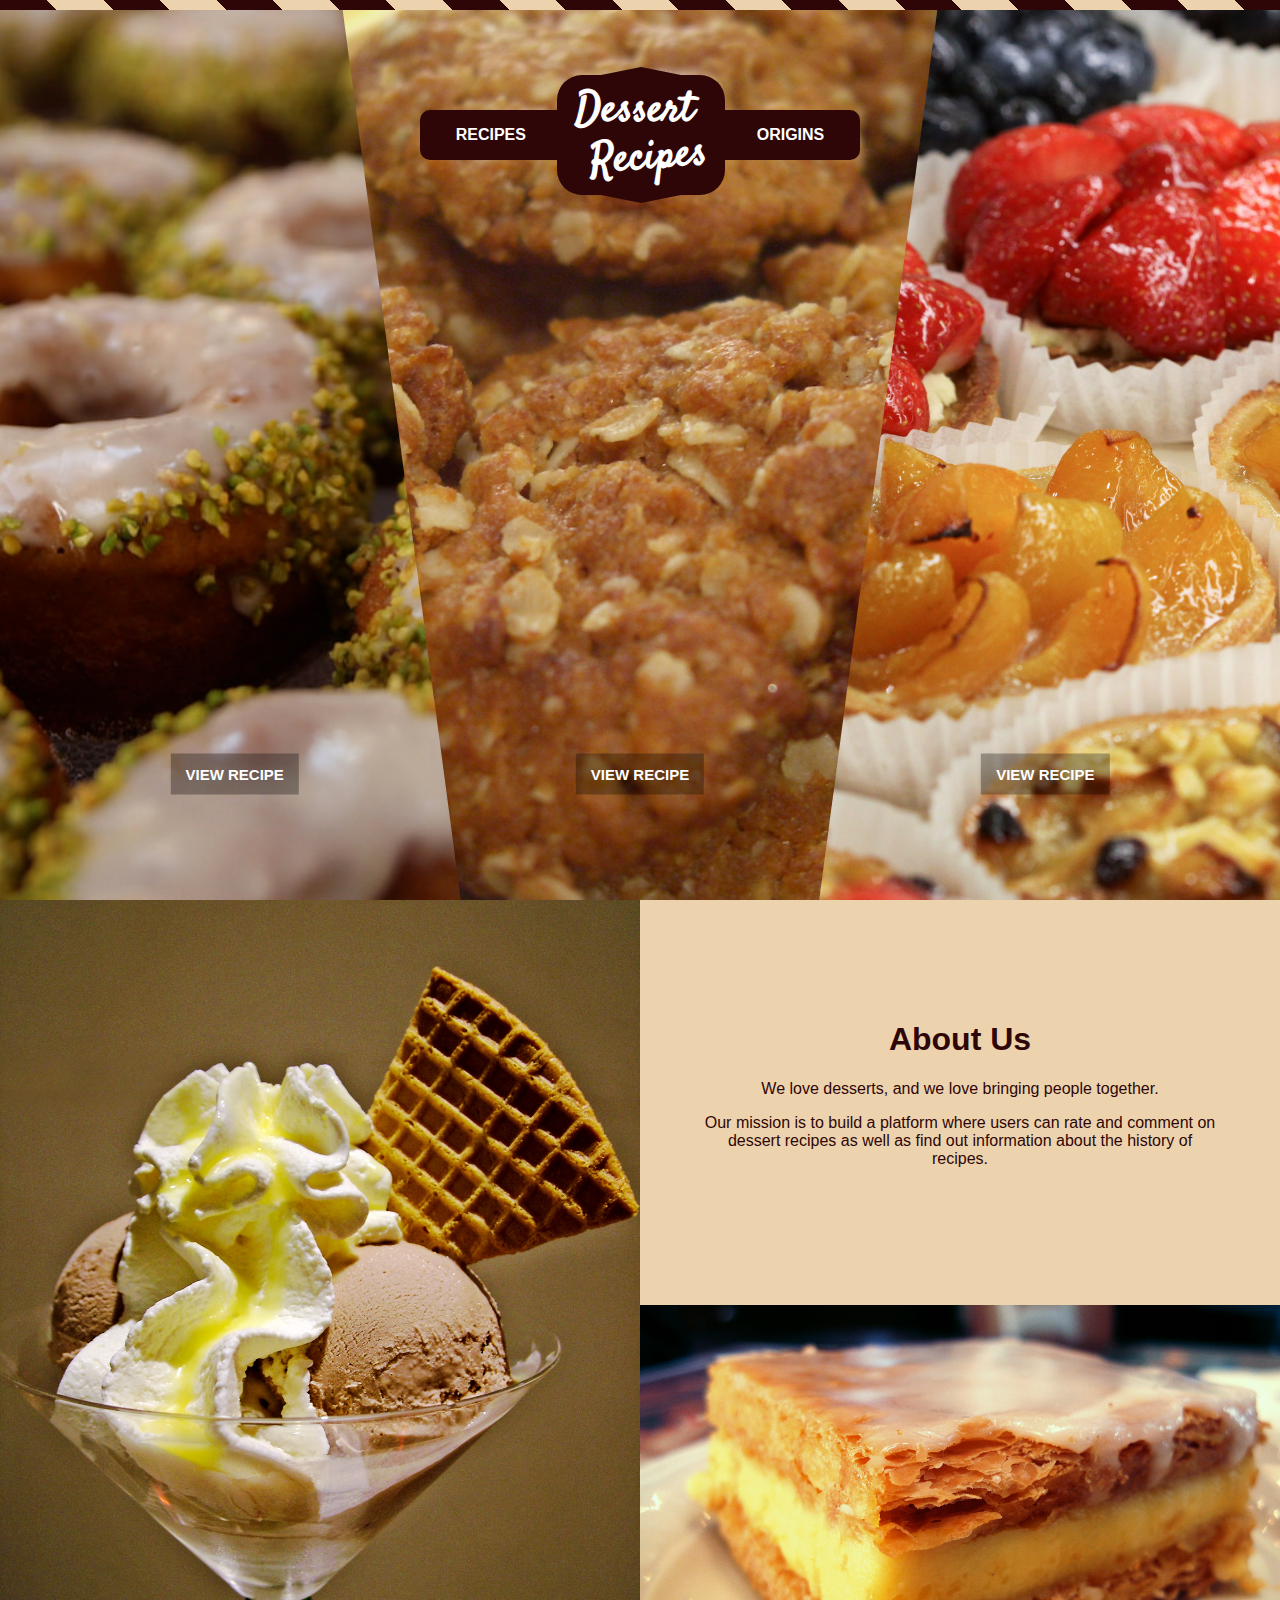
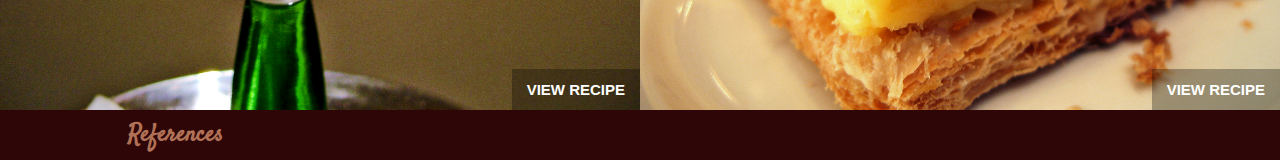
<file: index.html>
<!DOCTYPE html>
<html lang="en">
<head>
    <meta charset="UTF-8">
    <meta name="description" content="Dessert Recipes">
    <meta name="author" content="Anderson Lee">
    <meta name="viewport" content="width=device-width, initial-scale=1">
    <link rel="icon" type="image/png" sizes="16x16" href="favicon.ico">
    <title>Dessert Recipes</title>
    <link rel="stylesheet" href="style.css">
</head>
<body>
    <header>
        <nav>
            <a href="recipe.html">Recipes</a>
            <div class="vintage-label">
                <a href="index.html">Dessert 
                    <br>
                    <span>Recipes</span>
                </a>
            </div>
            <a href="origin.html">Origins</a>
        </nav>
    </header>
    <!-- Three-Panels -->
    <section class="panels">
        <div>  
            <img src="asset/lemon-pistachio.jpg" alt="lemon-pistachio.jpg">
            <a class="button-1">View Recipe</a>
        </div>
        <div>
            <img src="asset/anzac_biscuits.JPG" alt="anzac_biscuits.jpg">
            <a class="button-1" href="recipe.html">View Recipe</a>
        </div>
        <div>
            <img src="asset/delices-du-mail.jpg" alt="delices-du-mail.jpg">
            <a class="button-1">View Recipe</a>
        </div> 
    </section>
    <!-- About -->
    <section class="about">
        <div class="ice-cream">
            <img src="asset/ice_cream.jpg" alt="ice_cream.jpg">
            <a class="button-1">View Recipe</a>
        </div>
        <div class="copy">
            <h1>About Us</h1>
            <p>We love desserts, and we love bringing people together.</p>
            <p>Our mission is to build a platform where users can rate and comment on dessert recipes as well as find out information about the history of recipes.</p>
        </div>
        <div class="millefeuille">
            <img src="asset/millefeuille.jpg" alt="millefeuille.jpg">
            <a class="button-1">View Recipe</a>
        </div>
    </section>
    <!-- Footer -->
    <footer>
        <div class="container">
            <a href="references.html">References</a>
        </div>
    </footer>
</body>
</html>
</file>
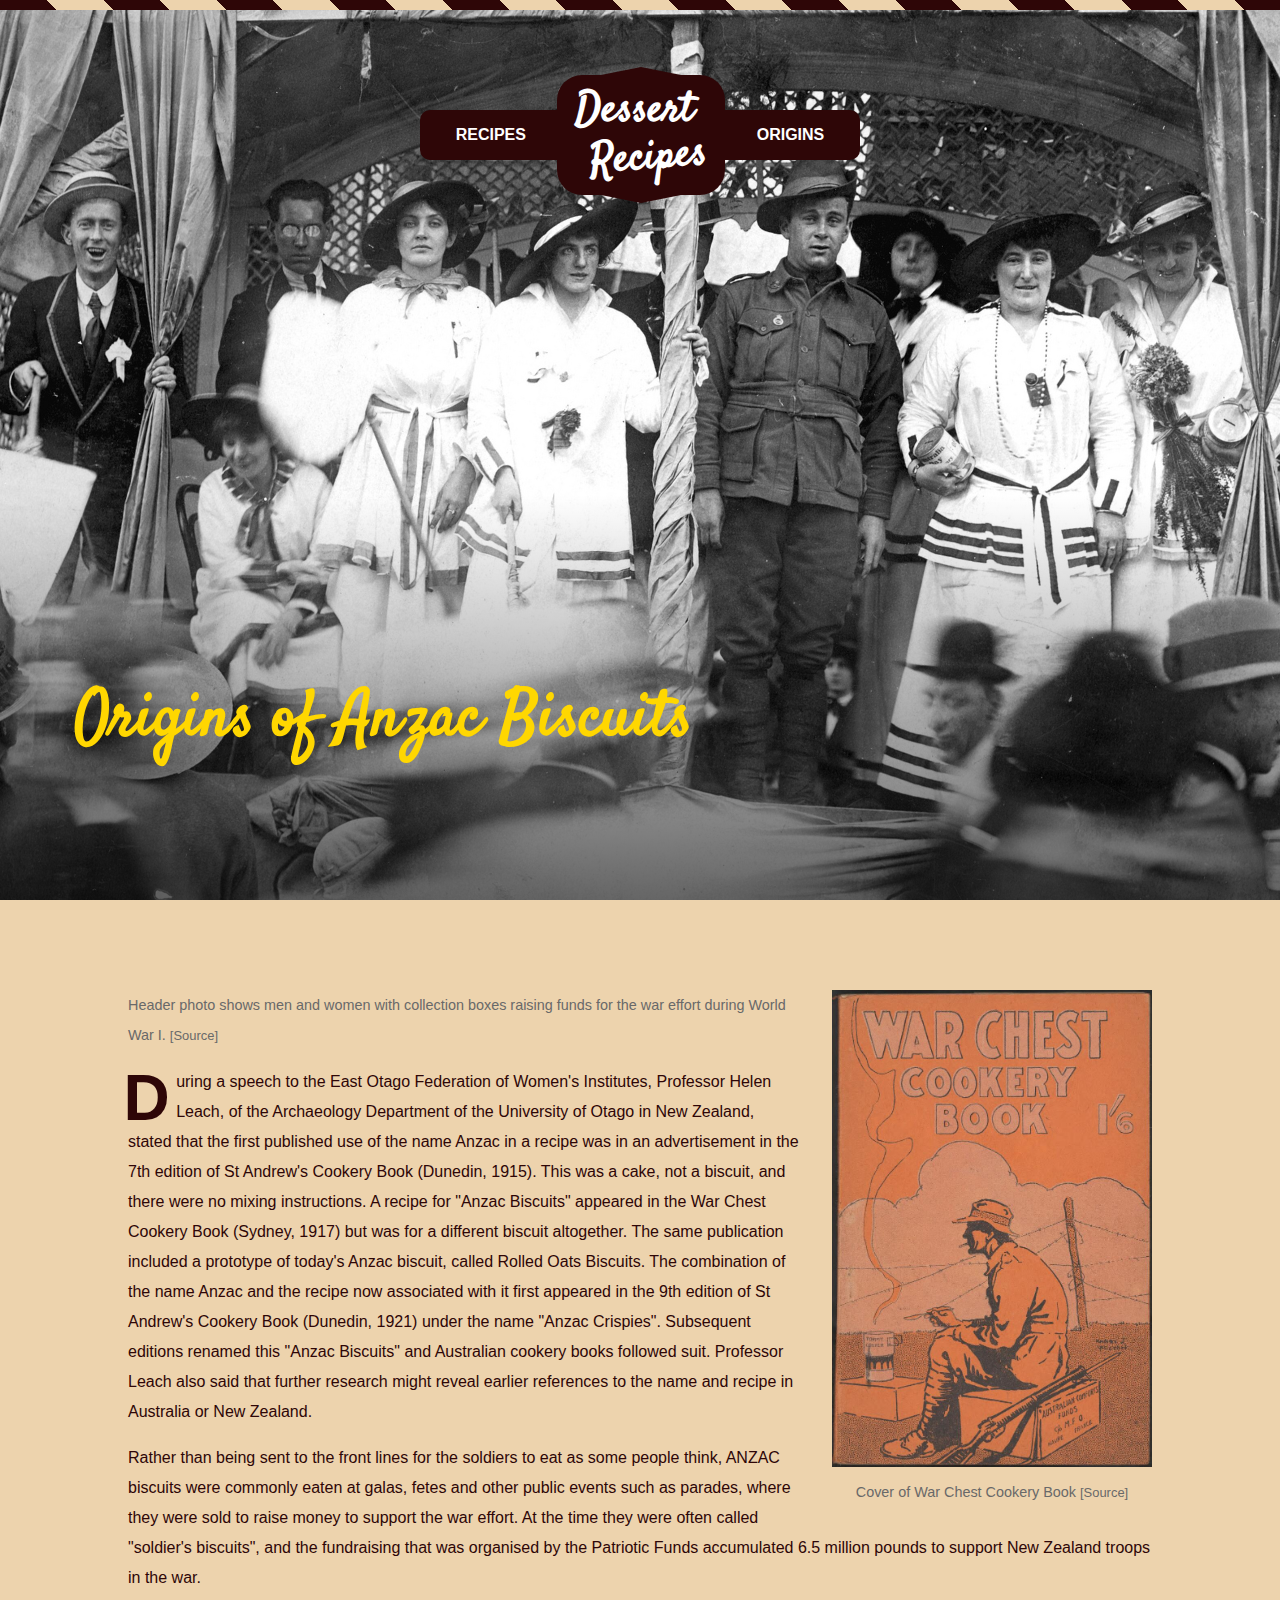
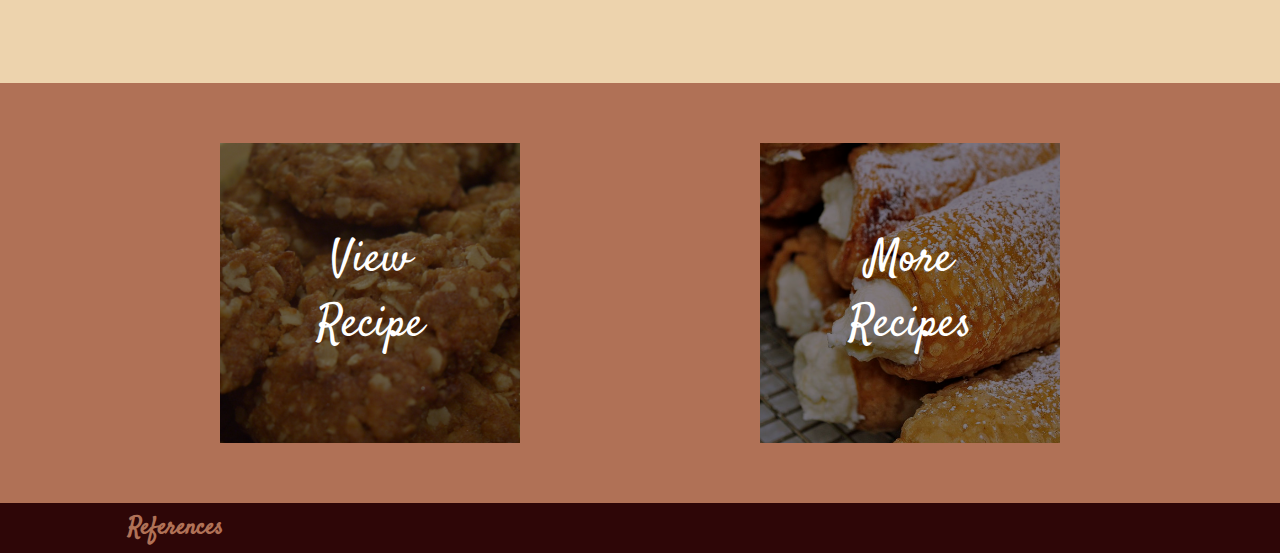
<file: origin.html>
<!DOCTYPE html>
<html lang="en">
<head>
    <meta charset="UTF-8">
    <meta name="description" content="Dessert Recipes">
    <meta name="author" content="Anderson Lee">
    <meta name="viewport" content="width=device-width, initial-scale=1">
    <link rel="icon" type="image/png" sizes="16x16" href="favicon.ico">
    <title>Dessert Recipes</title>
    <link rel="stylesheet" href="style.css">
</head>
<body>
    <header>
        <nav>
            <a href="recipe.html">Recipes</a>
            <div class="vintage-label">
                <a href="index.html">Dessert 
                    <br>
                    <span>Recipes</span>
                </a>
            </div>
            <a href="origin.html">Origins</a>
        </nav>
    </header>
    <!-- Showcase -->
    <section class="showcase">
        <figure>
            <img src="asset/fundraise.jpg" alt="fundraise.jpg" class="skew">
            <h1>Origins of Anzac Biscuits</h1>
        </figure>
    </section>
    <!-- Origins -->
    <section class="origins">
        <figure class="right">
            <img src="asset/war-chest-cookery-book-cover.jpg" alt="war-chest-cookery-book-cover.jpg">
            <figcaption>Cover of War Chest Cookery Book <a href="https://nla.gov.au/nla.obj-37545603">[Source]</a></figcaption>
        </figure>
        <figure>
            <figcaption>Header photo shows men and women with collection boxes raising funds for the war effort during World War I. <a href="https://flic.kr/p/fMxU4p">[Source]</a></figcaption>
        </figure>
        <p>During a speech to the East Otago Federation of Women's Institutes, Professor Helen Leach, of the Archaeology Department of the University of Otago in New Zealand, stated that the first published use of the name Anzac in a recipe was in an advertisement in the 7th edition of St Andrew's Cookery Book (Dunedin, 1915). This was a cake, not a biscuit, and there were no mixing instructions. A recipe for "Anzac Biscuits" appeared in the War Chest Cookery Book (Sydney, 1917) but was for a different biscuit altogether. The same publication included a prototype of today's Anzac biscuit, called Rolled Oats Biscuits. The combination of the name Anzac and the recipe now associated with it first appeared in the 9th edition of St Andrew's Cookery Book (Dunedin, 1921) under the name "Anzac Crispies". Subsequent editions renamed this "Anzac Biscuits" and Australian cookery books followed suit. Professor Leach also said that further research might reveal earlier references to the name and recipe in Australia or New Zealand.</p>
        <p>Rather than being sent to the front lines for the soldiers to eat as some people think, ANZAC biscuits were commonly eaten at galas, fetes and other public events such as parades, where they were sold to raise money to support the war effort. At the time they were often called "soldier's biscuits", and the fundraising that was organised by the Patriotic Funds accumulated 6.5 million pounds to support New Zealand troops in the war.</p>
    </section>
    <!-- Related Links -->
    <section class="related">
        <div class="container">
            <a href="recipe.html">
                <img src="asset/anzac_biscuits.JPG" alt="anzac_biscuits.jpg">
                <span>View Recipe</span>
            </a>
            <a>
                <img src="asset/cannoli.jpg" alt="cannoli.jpg">
                <span>More Recipes</span>
            </a>
        </div>
    </section>
    <!-- Footer -->
    <footer>
        <div class="container">
            <a href="references.html">References</a>
        </div>
    </footer>
</body>
</html>
</file>
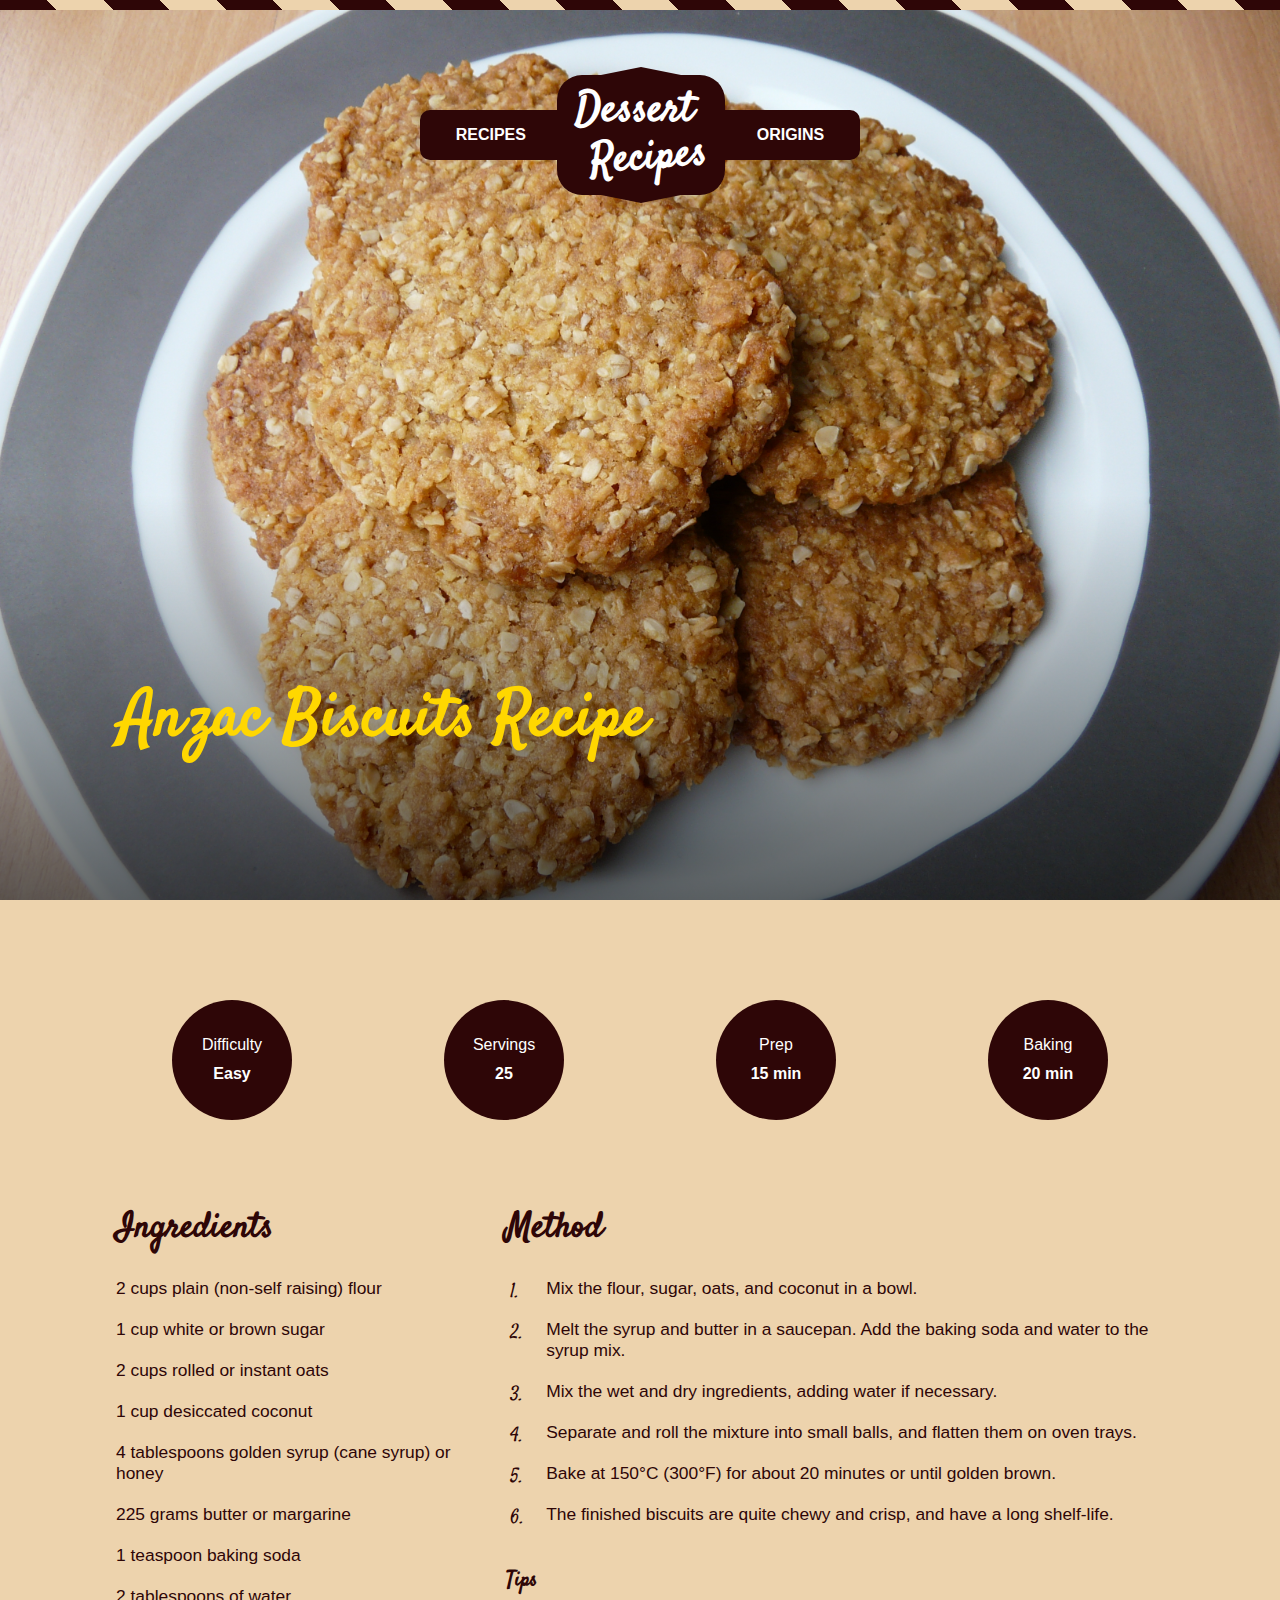
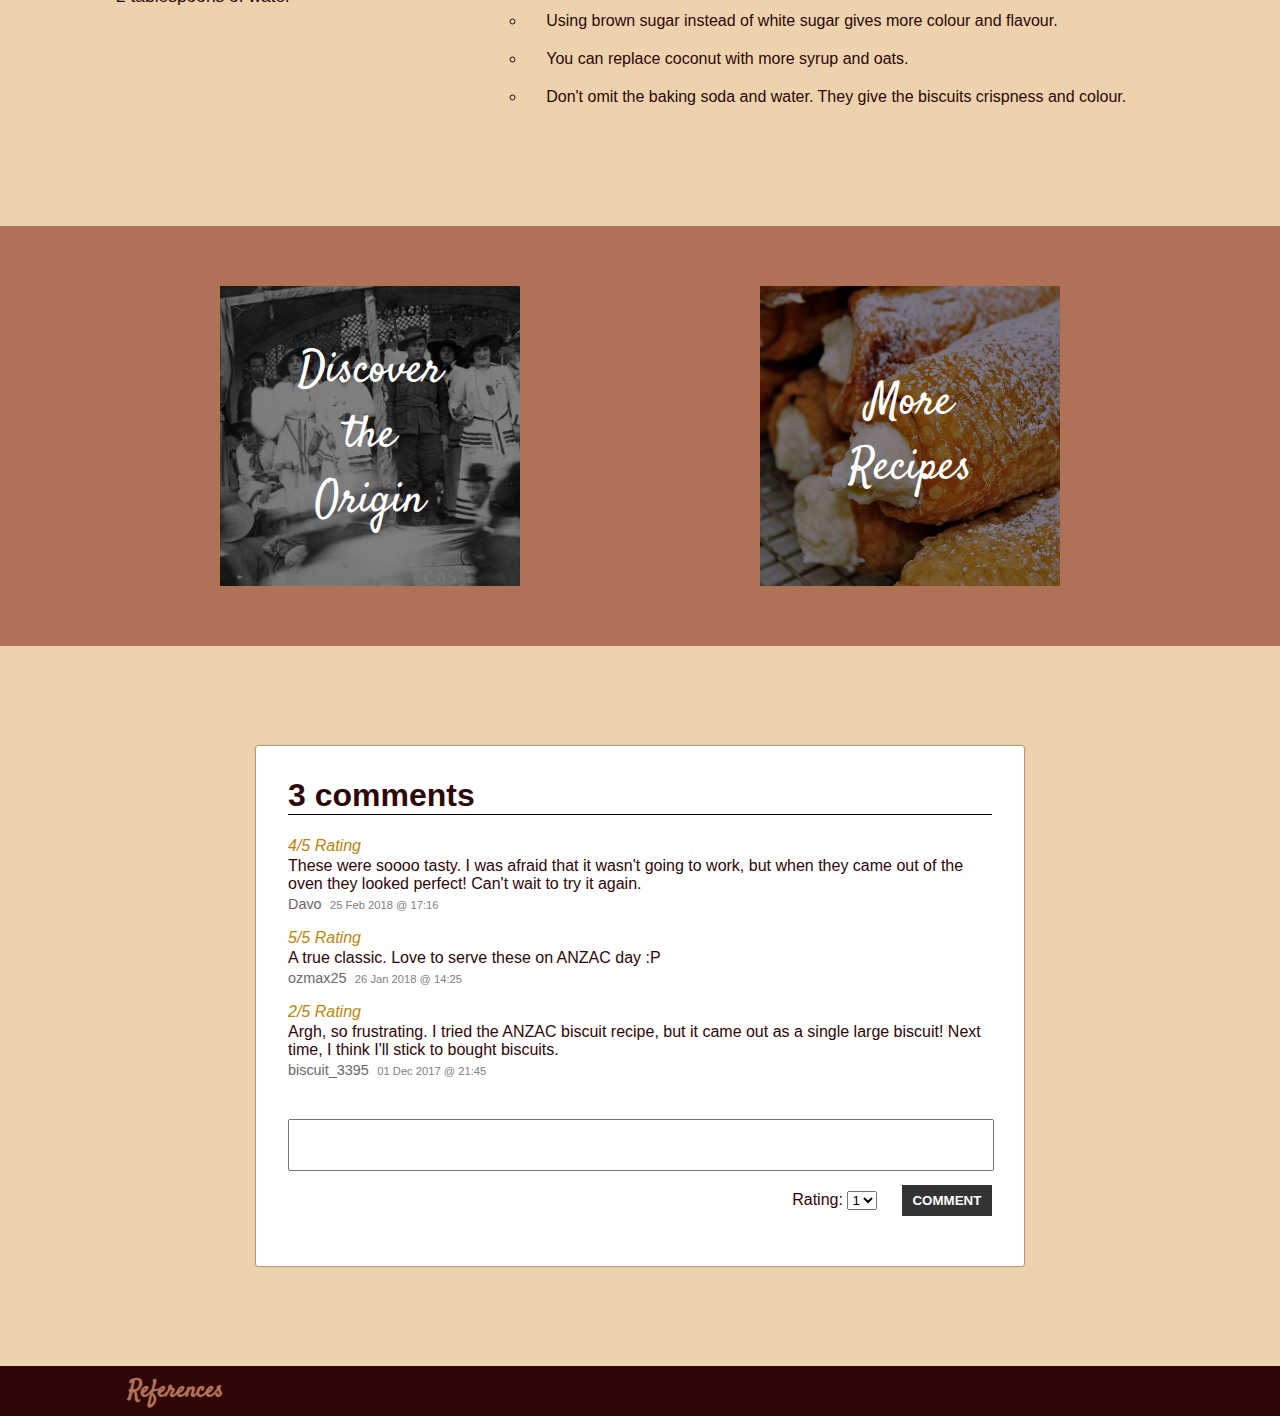
<file: recipe.html>
<!DOCTYPE html>
<html lang="en">
<head>
    <meta charset="UTF-8">
    <meta name="description" content="Dessert Recipes">
    <meta name="author" content="Anderson Lee">
    <meta name="viewport" content="width=device-width, initial-scale=1">
    <link rel="icon" type="image/png" sizes="16x16" href="favicon.ico">
    <title>Dessert Recipes</title>
    <link rel="stylesheet" href="style.css">
</head>
<body>
    <header>
        <nav>
            <a href="recipe.html">Recipes</a>
            <div class="vintage-label">
                <a href="index.html">Dessert 
                    <br>
                    <span>Recipes</span>
                </a>
            </div>
            <a href="origin.html">Origins</a>
        </nav>
    </header>
    <!-- Showcase -->
    <section class="showcase">
        <figure>
            <img src="asset/anzac_plate.jpg" alt="anzac_plate.jpg">
            <h1>Anzac Biscuits Recipe</h1>
        </figure>
    </section>
    <!-- Thumbnail -->
    <section class="thumbnail">
        <div>
            <span>Difficulty</span> 
            <strong>Easy</strong>
        </div>
        <div>
            <span>Servings</span>
            <strong>25</strong>
        </div>
        <div>
            <span>Prep</span>
            <strong>15 min</strong>
        </div>
        <div>
            <span>Baking</span>
            <strong>20 min</strong>
        </div>
    </section>
    <!-- Recipe -->
    <section class="recipe">
        <div class="ingredients">
            <h1>Ingredients</h1>
            <ul>
                <li>2 cups plain (non-self raising) flour</li>
                <li>1 cup white or brown sugar</li>
                <li>2 cups rolled or instant oats</li>
                <li>1 cup desiccated coconut</li>
                <li>4 tablespoons golden syrup (cane syrup) or honey</li>
                <li>225 grams butter or margarine</li>
                <li>1 teaspoon baking soda</li>
                <li>2 tablespoons of water</li>
            </ul>
        </div>
        <div class="method">
            <h1>Method</h1>
            <ol>
                <li>Mix the flour, sugar, oats, and coconut in a bowl.</li>
                <li>Melt the syrup and butter in a saucepan. Add the baking soda and water to the syrup mix.</li>
                <li>Mix the wet and dry ingredients, adding water if necessary.</li>
                <li>Separate and roll the mixture into small balls, and flatten them on oven trays.</li>
                <li>Bake at 150°C (300°F) for about 20 minutes or until golden brown.</li>
                <li>The finished biscuits are quite chewy and crisp, and have a long shelf-life.</li>
            </ol>
            <div class="tips">
                <h2>Tips</h2>
                <ul>
                    <li>Using brown sugar instead of white sugar gives more colour and flavour.</li>
                    <li>You can replace coconut with more syrup and oats.</li>
                    <li>Don't omit the baking soda and water. They give the biscuits crispness and colour.</li>
                </ul>
            </div>
        </div>
    </section>
    <!-- Related Links -->
    <section class="related">
        <div class="container">
            <a href="origin.html">
                <img src="asset/fundraise.jpg" alt="fundraise.jpg">
                <span>Discover the Origin</span>
            </a>
            <a>
                <img src="asset/cannoli.jpg" alt="cannoli.jpg">
                <span>More Recipes</span>
            </a>
        </div>
    </section>
    <!-- Comments -->
    <section class="comments">
        <div class="container">
            <h1>3 comments</h1>
            <ul class="comment-list">
                <li>
                    <em>4/5 Rating</em>        
                    <p>These were soooo tasty. I was afraid that it wasn't going to work, but when they came out of the oven they looked perfect! Can't wait to try it again.</p>
                    <span>Davo</span>
                    <small>25 Feb 2018 @ 17:16</small>
                </li>
                <li>
                    <em>5/5 Rating</em>
                    <p>A true classic. Love to serve these on ANZAC day :P</p>
                    <span>ozmax25</span>
                    <small>26 Jan 2018 @ 14:25</small>
                </li>
                <li>
                    <em>2/5 Rating</em>
                    <p>Argh, so frustrating. I tried the ANZAC biscuit recipe, but it came out as a single large biscuit! Next time, I think I'll stick to bought biscuits.</p>
                    <span>biscuit_3395</span>
                    <small>01 Dec 2017 @ 21:45</small>
                </li>
            </ul>
            <form>
                <textarea></textarea>
                <label>Rating:</label>
                <select>
                    <option>1</option>
                    <option>2</option>
                    <option>3</option>
                    <option>4</option>
                    <option>5</option>
                </select>
                <input type="submit" value="Comment">
            </form>
        </div>
    </section>
    <!-- Footer -->
    <footer>
        <div class="container">
            <a href="references.html">References</a>
        </div>
    </footer>
</body>
</html>
</file>
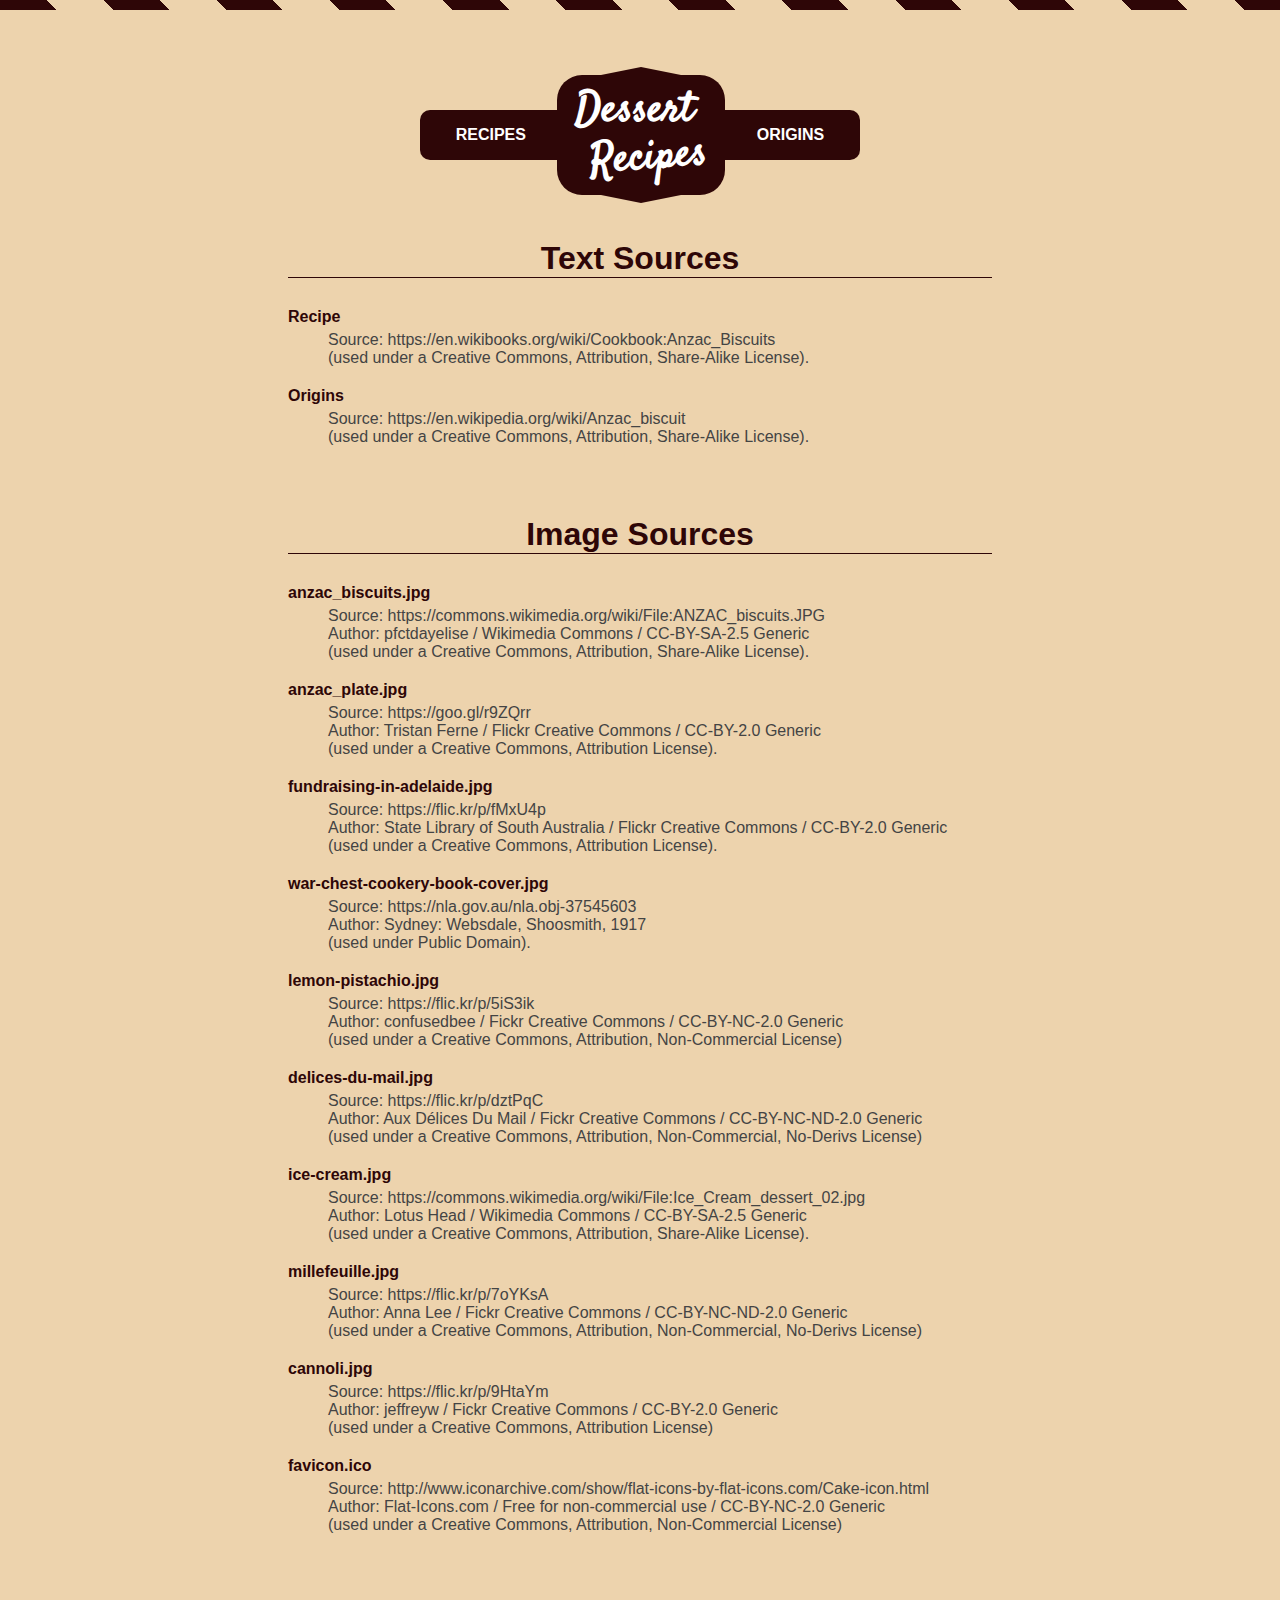
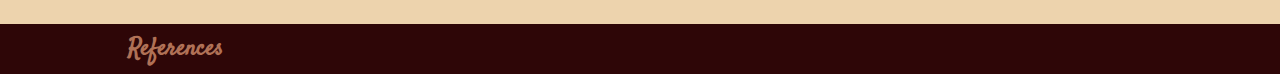
<file: references.html>
<!DOCTYPE html>
<html lang="en">
<head>
    <meta charset="UTF-8">
    <meta name="description" content="Dessert Recipes">
    <meta name="author" content="Anderson Lee">
    <meta name="viewport" content="width=device-width, initial-scale=1">
    <link rel="icon" type="image/png" sizes="16x16" href="favicon.ico">
    <title>Dessert Recipes</title>
    <link rel="stylesheet" href="style.css">
</head>
<body>
    <header>
        <nav>
            <a href="recipe.html">Recipes</a>
            <div class="vintage-label">
                <a href="index.html">Dessert 
                    <br>
                    <span>Recipes</span>
                </a>
            </div>
            <a href="origin.html">Origins</a>
        </nav>
    </header>
    <!--References-->
    <section class="references">
        <h1>Text Sources</h1>
        <dl>
            <dt>Recipe</dt>
            <dd>
                <span>
                    Source: https://en.wikibooks.org/wiki/Cookbook:Anzac_Biscuits 
                </span>
                <span>
                    (used under a Creative Commons, Attribution, Share-Alike License).
                </span>
                
            </dd>
            <dt>Origins</dt>
            <dd>
                <span>
                    Source: https://en.wikipedia.org/wiki/Anzac_biscuit
                </span>
                <span>
                    (used under a Creative Commons, Attribution, Share-Alike License).
                </span>
            </dd>
        </dl>
        <h1>Image Sources</h1>
        <dl>
            <dt>anzac_biscuits.jpg</dt>
            <dd>
                <span>
                    Source: https://commons.wikimedia.org/wiki/File:ANZAC_biscuits.JPG
                </span>
                <span>
                    Author: pfctdayelise / Wikimedia Commons / CC-BY-SA-2.5 Generic
                </span>
                <span>
                    (used under a Creative Commons, Attribution, Share-Alike License).
                </span>
            </dd>
            <dt>anzac_plate.jpg</dt>
            <dd>
                <span>
                    Source: https://goo.gl/r9ZQrr 
                </span>
                <spans>
                    Author: Tristan Ferne / Flickr Creative Commons / CC-BY-2.0 Generic
                </spans>
                <span>
                    (used under a Creative Commons, Attribution License).
                </span>
            </dd>
            <dt>fundraising-in-adelaide.jpg</dt>
            <dd>
                <span>
                    Source: https://flic.kr/p/fMxU4p
                </span>
                <span>
                    Author: State Library of South Australia / Flickr Creative Commons / CC-BY-2.0 Generic
                </span>
                <span>
                    (used under a Creative Commons, Attribution License).
                </span>
            </dd>
            <dt>war-chest-cookery-book-cover.jpg</dt>
            <dd>
                <span>
                    Source: https://nla.gov.au/nla.obj-37545603
                </span>
                <span>
                    Author: Sydney: Websdale, Shoosmith, 1917 
                </span>
                <span>
                    (used under Public Domain).
                </span>
            </dd>
            <dt>lemon-pistachio.jpg</dt>
            <dd>
                <span>
                    Source: https://flic.kr/p/5iS3ik
                </span>
                <span>
                    Author: confusedbee / Fickr Creative Commons / CC-BY-NC-2.0 Generic
                </span>
                <span>
                    (used under a Creative Commons, Attribution, Non-Commercial License)
                </span>
            </dd>
            <dt>delices-du-mail.jpg</dt>
            <dd>
                <span>
                    Source: https://flic.kr/p/dztPqC
                </span>
                <span>
                    Author: Aux Délices Du Mail / Fickr Creative Commons / CC-BY-NC-ND-2.0 Generic
                </span>
                <span>
                    (used under a Creative Commons, Attribution, Non-Commercial, No-Derivs License)
                </span>
            </dd>
            <dt>ice-cream.jpg</dt>
            <dd>
                <span>
                    Source: https://commons.wikimedia.org/wiki/File:Ice_Cream_dessert_02.jpg
                </span>
                <span>
                    Author: Lotus Head / Wikimedia Commons / CC-BY-SA-2.5 Generic
                </span>
                <span>
                    (used under a Creative Commons, Attribution, Share-Alike License).
                </span>
            </dd>
            <dt>millefeuille.jpg</dt>
            <dd>
                <span>
                    Source: https://flic.kr/p/7oYKsA
                </span>
                <span>
                    Author: Anna Lee / Fickr Creative Commons / CC-BY-NC-ND-2.0 Generic
                </span>
                <span>
                    (used under a Creative Commons, Attribution, Non-Commercial, No-Derivs License)
                </span>
            </dd>
            <dt>cannoli.jpg</dt>
            <dd>
                <span>
                    Source: https://flic.kr/p/9HtaYm
                </span>
                <span>
                    Author: jeffreyw / Fickr Creative Commons / CC-BY-2.0 Generic
                </span>
                <span>
                    (used under a Creative Commons, Attribution License)
                </span>
            </dd>
            <dt>favicon.ico</dt>
            <dd>
                <span>
                    Source: http://www.iconarchive.com/show/flat-icons-by-flat-icons.com/Cake-icon.html
                </span>
                <span>
                    Author: Flat-Icons.com / Free for non-commercial use / CC-BY-NC-2.0 Generic
                </span>
                <span>
                    (used under a Creative Commons, Attribution, Non-Commercial License)
                </span>
            </dd>
        </dl>
    </section>
    <!-- Footer -->
    <footer>
        <div class="container">
            <a href="references.html">References</a>
        </div>
    </footer>
</body>
</html>
</file>
<file: style.css>
/*
* 2018 Anderson Lee
* DXB203 Assignment 1
*/

/* Global */
@font-face {
    font-family: Satisfy;
    src: url(asset/font/Satisfy-Regular.ttf);
}
:root {
    --highlight: gold;
    --accent: #b07156;
    --dark: #2e0607;
    --bg: #edd3ad;
}
body {
    margin: 0;
    padding: 0;
    font-family: Arial, Helvetica, sans-serif;
    font-size: 16px;
    background-color: var(--bg);
    color: var(--dark);
    counter-reset: instruction;
}
a {
    text-decoration: none;
    color: var(--dark);
    cursor: pointer;
}
ul,
ol {
    list-style-type: none;
}
.button-1{
    background-color: rgba(0,0,0,.3);
    color: white;
    padding: .8em 1em;
    border: 0;
    font-size: 15px;
    font-weight: 700;
    text-transform: uppercase;
    transition: background-color .2s ease-in-out;
    z-index: 2;
}
.button-1:hover{
    background-color: rgba(0,0,0,.5);
}

/* Header */
/* stripe */
header:before {
    content: "";
    position: absolute;
    top: 0;
    width: 100%;
    height: 10px;
    background: repeating-linear-gradient(
        45deg,
        var(--dark),
        var(--dark) 40px,
        var(--bg) 40px,
        var(--bg) 80px );
    z-index: 5;
}
header nav {
    position: absolute;
    top: 15%;
    left: 50%;
    transform: translate(-50%, -50%);
    display: flex;
    justify-content: space-around;
    align-items: center;
    width: 400px;
    height: 50px;
    background-color: var(--dark);
    border-radius: 10px;
    padding: 0 20px;
    z-index: 5;
}
header .vintage-label {
    display: inline-flex;
    position: relative;
    width: 168px;
    height: 120px;
    justify-content: center;
    align-items: center;
    background-color: var(--dark);
    border-radius: 25px;
}
header .vintage-label:before {
    content: "";
    position: absolute;
    top: 100%;
    left: 50%;
    width: 0;
    height: 0;
    transform: translateX(-50%);
    border-left: 40px solid transparent;
    border-right: 40px solid transparent;
    border-top: 8px solid var(--dark);
}
header .vintage-label:after {
    content: "";
    position: absolute;
    bottom: 100%;
    left: 50%;
    width: 0;
    height: 0;
    transform: translateX(-50%);
    border-left: 40px solid transparent;
    border-right: 40px solid transparent;
    border-bottom: 8px solid var(--dark);
}
header .vintage-label a {
    font-family: Satisfy, cursive;
    font-size: 42px;
    font-weight: 700;
    color: white;
    line-height: 48px;
    margin: 0;
}
header .vintage-label span {
    display: block;
    transform: rotate(-5deg);
    text-indent: 15px;
}
header nav > a {
    color: white;
    text-transform: uppercase;
    font-weight: 700;
}
header nav a:hover {
    color: var(--bg);
}

/* Panels */
.panels {
    display: grid;
    grid-template-columns: repeat(3, 1fr);
    overflow: hidden;
    height: 100vh;
}
.panels div img {
    width: 100%; height: 100%;
    object-fit: cover;
}
.panels div:nth-of-type(2) {
    clip-path: polygon(0 0, 100% 0, 80% 100%, 20% 100%);
    margin-left: -20%;
    margin-right: -20%;
    z-index: 1;
}
.panels div:nth-of-type(1) {
    margin-right: -10%;
}
.panels div:nth-of-type(3) {
    margin-left: -10%;
}
.panels div{
    position: relative;
}
.panels div a{
    position: absolute;
    top: 86%; left: 50%;
    transform: translate(-50%,-50%);
}

/* About */
.about{
    display: grid;
    grid-template-columns: repeat(2, 1fr);
    grid-template-rows: 50% 50%;
    height: 90vh;
}
.about .copy{
    margin: auto;
    width: 80%;
    text-align: center;
}
.about .copy h1{
    margin-top: 0;
}
.about img{
    width: 100%;
    height: 100%;
    object-fit: cover;
}
.about .ice-cream{
    grid-row: 1 / span 2;
}
.about div{
    position: relative;
}
.about div a{
    position: absolute;
    bottom: 0; right: 0;
}

/* Showcase */
.showcase figure {
    width: 100%;
    height: 100vh;
    margin: 0;
    position: relative;
    overflow: hidden;
}
.showcase figure img {
    width: 100%;
    height: 100%;
    object-fit: cover;
    object-position: top;
}
/* gradient shadow */
.showcase figure:after {
    content: "";
    position: absolute;
    top: 0;
    right: 0;
    bottom: 0;
    left: 0;
    background-image: linear-gradient(to top, black 0%, transparent 45%);
    opacity: 0.6;
}
.showcase h1 {
    position: absolute;
    top: 80%;
    left: 30%;
    transform: translate(-50%, -50%);
    font-family: Satisfy, cursive;
    font-size: 4em;
    color: var(--highlight);
    margin: 0;
    z-index: 1;
}
/* fix slanted image */
.showcase figure img.skew {
    transform: rotate(6.8deg) scale(1.2);
}

/* Recipe */
.thumbnail {
    margin: 100px auto 40px;
    max-width: 1088px;
    display: flex;
    justify-content: space-around;
}
.thumbnail div {
    width: 120px;
    height: 120px;
    border-radius: 50%;
    background-color: var(--dark);
    color: white;
    line-height: 1.8em;
    display: flex;
    flex-direction: column;
    justify-content: center;
    align-items: center;
}
.recipe {
    margin: 0 auto 80px;
    padding: 0 2em;
    max-width: 1088px;
    display: flex;
    justify-content: space-around;
}
.recipe h1,
.recipe h2 {
    font-family: Satisfy, cursive;
}
.recipe li {
    position: relative;
    margin-bottom: 20px;
}
.ingredients,
.method {
    padding: 20px;
    font-size: 17.4px;
}
.ingredients ul {
    padding: 0;
}
.method ol {
    counter-reset: instruction;
}
.method li:before {
    counter-increment: instruction;
    content: counter(instruction) ". ";
    font-family: Satisfy, cursive;
    font-size: 20px;
    position: absolute;
    left: -1.8em;
}
.method .tips h2 {
    margin-top: 40px;
    font-size: 1.2em;
}
.method .tips ul {
    list-style-type: circle;
    padding-left: 20px;
}
.method .tips li {
    font-size: 16px;
    padding-left: 20px;
}
.method .tips li:before {
    content: none;
}

/* Related */
.related {
    background-color: var(--accent);
    color: white;
}
.related .container {
    margin: 0 auto;
    padding: 40px 0;
    max-width: 1080px;
    display: flex;
    flex-wrap: wrap;
    justify-content: space-around;
}
.related a {
    position: relative;
    margin: 20px;
    width: 300px;
    height: 300px;
    overflow: hidden;
}
.related a:after {
    content: "";
    position: absolute;
    top: 0;
    right: 0;
    bottom: 0;
    left: 0;
    background: rgba(0, 0, 0, 0.5);
}
.related a img {
    width: 100%;
    height: 100%;
    object-fit: cover;
    transform: scale(1.2);
    transition: transform 0.2s ease-in-out;
}
.related a:hover img {
    transform: scale(1);
}
.related a span {
    position: absolute;
    top: 50%;
    left: 50%;
    transform: translate(-50%, -50%);
    text-align: center;
    font-family: Satisfy, cursive;
    font-size: 2.8em;
    color: white;
    z-index: 1;
}
.related a:hover span {
    color: var(--highlight);
}

/* Comments */
.comments {
    padding: 100px 0;
}
.comments .container {
    margin: 0 auto;
    padding: 10px 2rem;
    box-sizing: border-box;
    max-width: 768px;
    border-radius: 2px;
    box-shadow: 0 0 2px 0;
    background-color: white;
}
.comments h1 {
    border-bottom: 1px solid black;
}
.comments ul {
    padding: 0;
}
.comments li {
    margin: 16px 0;
}
.comments li em {
    color: darkgoldenrod;
}
.comments li p {
    margin: 2px 0;
}
.comments li span {
    color: dimgrey;
    font-size: 0.9em;
}
.comments li small {
    color: gray;
    font-size: 0.7em;
    margin-left: 4px;
}
.comments form {
    margin: 40px 0;
    text-align: right;
}
.comments form textarea {
    width: 100%;
    height: 50px;
    margin-bottom: 10px;
    resize: none;
    padding: 0;
}
.comments form input[type="submit"] {
    background-color: #333;
    color: white;
    border: 0;
    padding: 0.6em 0.8em;
    text-transform: uppercase;
    font-weight: 700;
    cursor: pointer;
    margin-left: 20px;
}
.comments form select {
    cursor: pointer;
}

/* Origins */
.origins {
    margin: 90px auto;
    padding: 0 2rem;
    box-sizing: border-box;
    max-width: 1088px;
    font-size: 16px;
    line-height: 30px;
}
.origins .right {
    float: right;
    margin: 0 0 0 30px;
    width: 320px;
}
.origins figure{
    margin: 0;
}
.origins .right img {
    width: 100%;
}
.origins figcaption,
.origins a {
    font-size: 0.9em;
    color: dimgrey;
}
.origins a:hover {
    text-decoration: underline;
}
.origins .right figcaption {
    text-align: center;
}
.origins p:first-of-type:first-letter {
    float: left;
    font-size: 4em;
    font-weight: 700;
    margin: 0.25em 0.1em 0.1em -0.07em;
}

/* References */
.references {
    margin: 240px auto 90px;
    padding: 0 2rem;
    box-sizing: border-box;
    max-width: 768px;
}
.references h1 {
    text-align: center;
    border-bottom: 1px solid var(--dark);
    margin: 70px 0 30px;
}
.references dt {
    font-weight: 700;
}
.references dd {
    margin: 5px 40px 20px;
    color: #444;
}
.references span{
    display: block;
}

/* Footer */
html,
body {
    height: 100%;
}
footer {
    line-height: 50px;
    position: relative;
    background-color: var(--dark);
}
footer .container {
    max-width: 1088px;
    margin: 0 auto;
}
footer a {
    padding: 0 2rem;
    font-family: Satisfy, cursive;
    font-size: 24px;
    font-weight: 700;
    color: var(--accent);
}
footer a:hover {
    color: white;
}

/* Mobile */
@media screen and (max-width: 669px) {
    header nav {
        padding: 0;
        width: 100%;
        border-radius: 0;
    }
    header nav a:first-child {
        order: 2;
    }
    header nav a:nth-child(3) {
        order: 3;
    }
    .panels{
        display: block;
    }
    .panels div:first-of-type, .panels div:last-of-type{
        display: none;
    }
    .panels div:nth-of-type(2){
        clip-path: none;
        height: 100%;
    }
    .about .ice-cream, .about .millefeuille{
        display: none;
    }
    .about{
        display: block;
        padding: 2em;
        height: auto;
    }
    .showcase h1 {
        top: 70%;
        left: 50%;
    }
    .thumbnail {
        margin: 50px 0 20px;
        flex-wrap: wrap;
        justify-content: center;
    }
    .thumbnail div {
        margin: 10px 30px;
    }
    .recipe {
        flex-direction: column;
        margin-bottom: 50px;
        padding: 0 1em;
        text-align: center;
    }
    .method ol,
    .tips ul {
        text-align: left;
    }
    .comments {
        background-color: white;
        padding: 50px 0;
    }
    .comments .container {
        box-shadow: none;
    }
    .origins {
        margin: 60px auto;
        display: flex;
        flex-direction: column;
    }
    .origins .right {
        float: none;
        margin: auto;
        order: 2;
    }
    .origins p:nth-of-type(2) {
        order: 3;
    }
}
</file>
